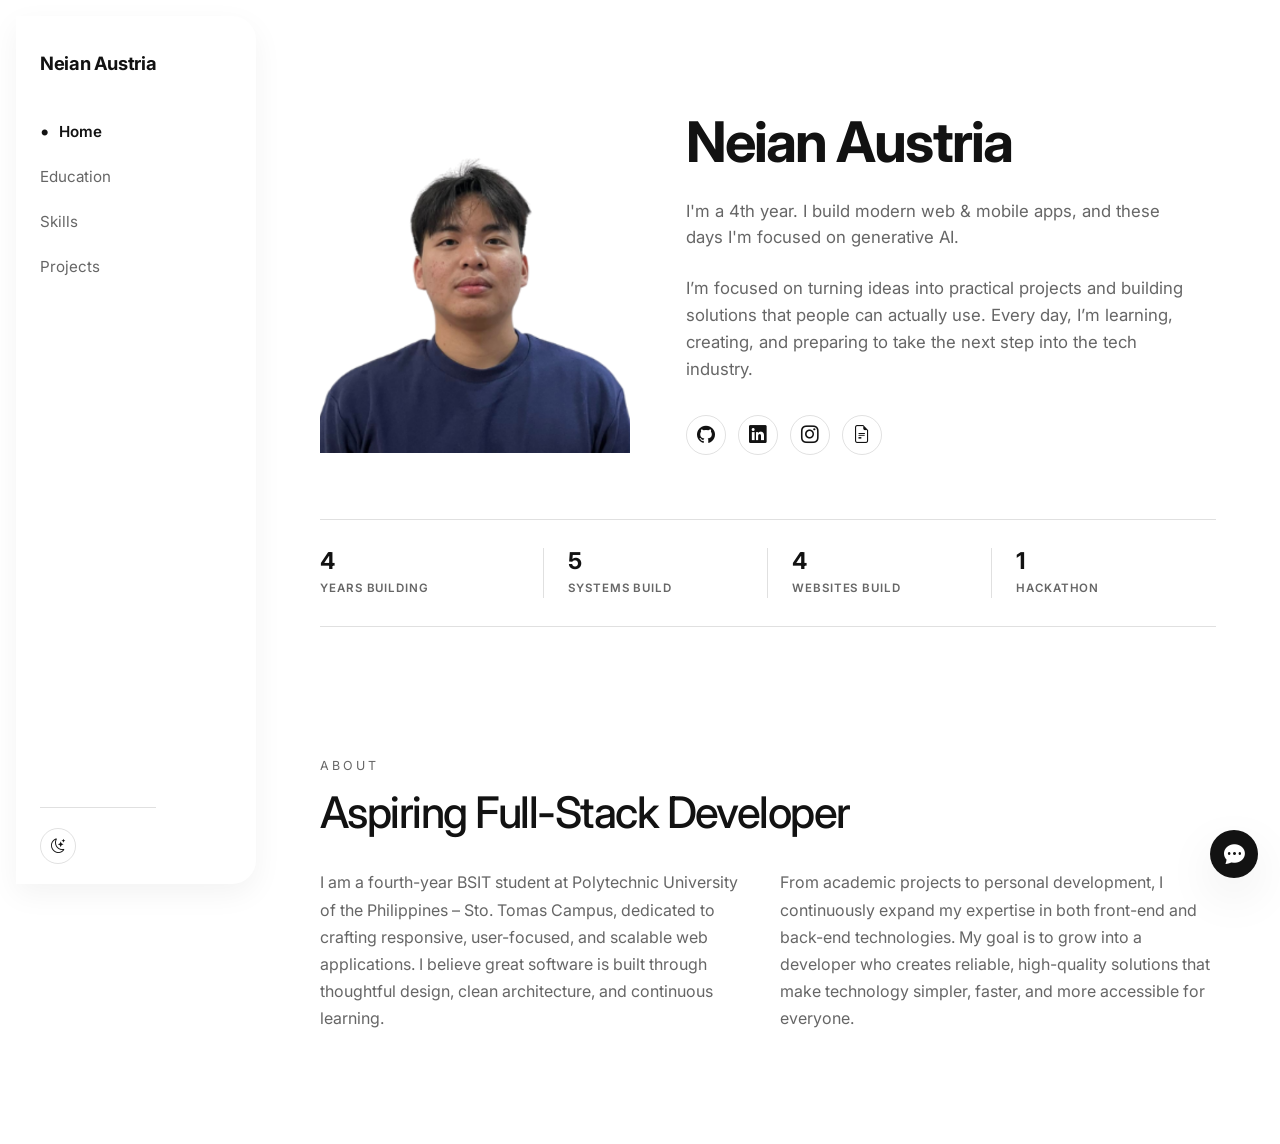
<file: index.html>
<!DOCTYPE html>
<html lang="en">

<head>
    <meta charset="UTF-8">
    <meta name="viewport" content="width=device-width, initial-scale=1.0">
    <meta name="description" content="Personal portfolio of Neian Austria - Aspiring Full-Stack Developer.">
    <meta name="theme-color" content="#050505">
    <title>Neian Austria | Home</title>

    <link rel="preconnect" href="https://fonts.googleapis.com">
    <link rel="preconnect" href="https://fonts.gstatic.com" crossorigin>
    <link href="https://fonts.googleapis.com/css2?family=Inter:wght@300;400;500;600;700;800&display=swap"
        rel="stylesheet">
    <link href="https://cdn.jsdelivr.net/npm/bootstrap@5.3.3/dist/css/bootstrap.min.css" rel="stylesheet">
    <link rel="stylesheet" href="https://cdn.jsdelivr.net/npm/bootstrap-icons@1.11.1/font/bootstrap-icons.css">
    <link rel="stylesheet" href="style.css">
    <link rel="stylesheet" href="chatbot/chatbot.css">
</head>

<body>
    <div class="page-shell">
        <custom-sidebar></custom-sidebar>

        <main id="main-content">
            <header class="topbar d-lg-none">
                <button class="menu-toggle" type="button" data-bs-toggle="offcanvas" data-bs-target="#mobileMenu"
                    aria-controls="mobileMenu" aria-label="Open navigation">
                    <i class="bi bi-list"></i>
                </button>
                <a class="brand d-none d-lg-block" href="index.html">
                    <span>Neian Austria</span>
                </a>
            </header>

            <section id="home" class="hero section-block fade-in">
                <div class="hero-main-container">
                    <div class="hero-image-wrapper">
                        <img src="assets/profile/neian_profile.png" alt="Neian Austria" class="hero-profile-img">
                    </div>

                    <div class="hero-copy">
                        <h1 class="hero-name">Neian Austria</h1>
                        <p class="hero-bio-lead">
                            I'm a 4th year. I build modern web & mobile apps, and these days I'm focused on generative
                            AI.
                        </p>
                        <p class="hero-bio-secondary">
                            I’m focused on turning ideas into practical projects and building solutions that people can
                            actually use. Every day, I’m learning, creating, and preparing to take the next step into
                            the tech industry.
                        </p>

                        <div class="hero-social-links">
                            <a href="https://github.com/njaustria" target="_blank" rel="noreferrer" aria-label="GitHub">
                                <i class="bi bi-github"></i>
                            </a>
                            <a href="https://www.linkedin.com/in/njaustria" target="_blank" rel="noreferrer"
                                aria-label="LinkedIn">
                                <i class="bi bi-linkedin"></i>
                            </a>
                            <a href="https://instagram.com" target="_blank" rel="noreferrer" aria-label="Instagram">
                                <i class="bi bi-instagram"></i>
                            </a>
                            <a href="assets/resume/neian_resume.pdf" target="_blank" rel="noreferrer"
                                aria-label="Resume">
                                <i class="bi bi-file-earmark-text"></i>
                            </a>
                        </div>
                    </div>
                </div>

                <div class="hero-stats-row">
                    <div class="hero-stat-card">
                        <div class="stat-number">4</div>
                        <div class="stat-label">YEARS BUILDING</div>
                    </div>
                    <div class="hero-stat-card">
                        <div class="stat-number">5</div>
                        <div class="stat-label">SYSTEMS BUILD</div>
                    </div>
                    <div class="hero-stat-card">
                        <div class="stat-number">4</div>
                        <div class="stat-label">WEBSITES BUILD</div>
                    </div>
                    <div class="hero-stat-card">
                        <div class="stat-number">1</div>
                        <div class="stat-label">HACKATHON</div>
                    </div>
                </div>
            </section>

            <section id="about" class="section-block fade-in">
                <div class="section-heading">
                    <p class="eyebrow">About</p>
                    <h2>Aspiring Full-Stack Developer</h2>
                </div>
                <div class="about-grid">
                    <p>I am a fourth-year BSIT student at Polytechnic University of the Philippines – Sto. Tomas Campus,
                        dedicated to crafting responsive, user-focused, and scalable web applications. I believe great
                        software is built through thoughtful design, clean architecture, and continuous learning.</p>
                    <p>From academic projects to personal development, I continuously expand my expertise in both
                        front-end and back-end technologies. My goal is to grow into a developer who creates reliable,
                        high-quality solutions that make technology simpler, faster, and more accessible for everyone.
                    </p>
                </div>
            </section>
        </main>
    </div>

    <div class="offcanvas offcanvas-start" tabindex="-1" id="mobileMenu" aria-labelledby="mobileMenuLabel">
        <div class="offcanvas-header">
            <h5 class="offcanvas-title" id="mobileMenuLabel">
                <a href="index.html" class="text-decoration-none text-reset">Neian Austria</a>
            </h5>
            <button type="button" class="btn-close text-reset" data-bs-dismiss="offcanvas" aria-label="Close"></button>
        </div>
        <div class="offcanvas-body">
            <nav class="mobile-nav" aria-label="Mobile navigation">
            </nav>
            <div class="offcanvas-actions">
                <button class="theme-toggle" type="button" aria-label="Toggle dark mode">
                    <i class="bi bi-moon-stars"></i>
                </button>
            </div>
        </div>
    </div>

    <div class="chat-widget">
        <button id="chatToggle" class="chat-toggle" aria-label="Toggle assistant">
            <i class="bi bi-chat-dots-fill"></i>
        </button>
        <div id="chatBox" class="chat-box hidden">
            <div class="chat-header">
                <div class="chat-header-title">
                    <i class="bi bi-robot"></i>
                    <span>NeiBot</span>
                </div>
                <button id="chatClose" class="chat-close" aria-label="Close chat">
                    <i class="bi bi-x-lg"></i>
                </button>
            </div>
            <div id="chatMessages" class="chat-messages">
                <div class="chat-msg bot">Hello! I'm NeiBot assistant. Ask me anything about Neian.</div>
            </div>
            <form id="chatForm" class="chat-input-area">
                <input type="text" id="chatInput" placeholder="Type a question..." required autocomplete="off" />
                <button type="submit" aria-label="Send message">
                    <i class="bi bi-send-fill"></i>
                </button>
            </form>
        </div>
    </div>

    <script src="https://cdn.jsdelivr.net/npm/bootstrap@5.3.3/dist/js/bootstrap.bundle.min.js"></script>
    <script src="script.js"></script>
    <script src="chatbot/chatbot.js"></script>
</body>

</html>
</file>
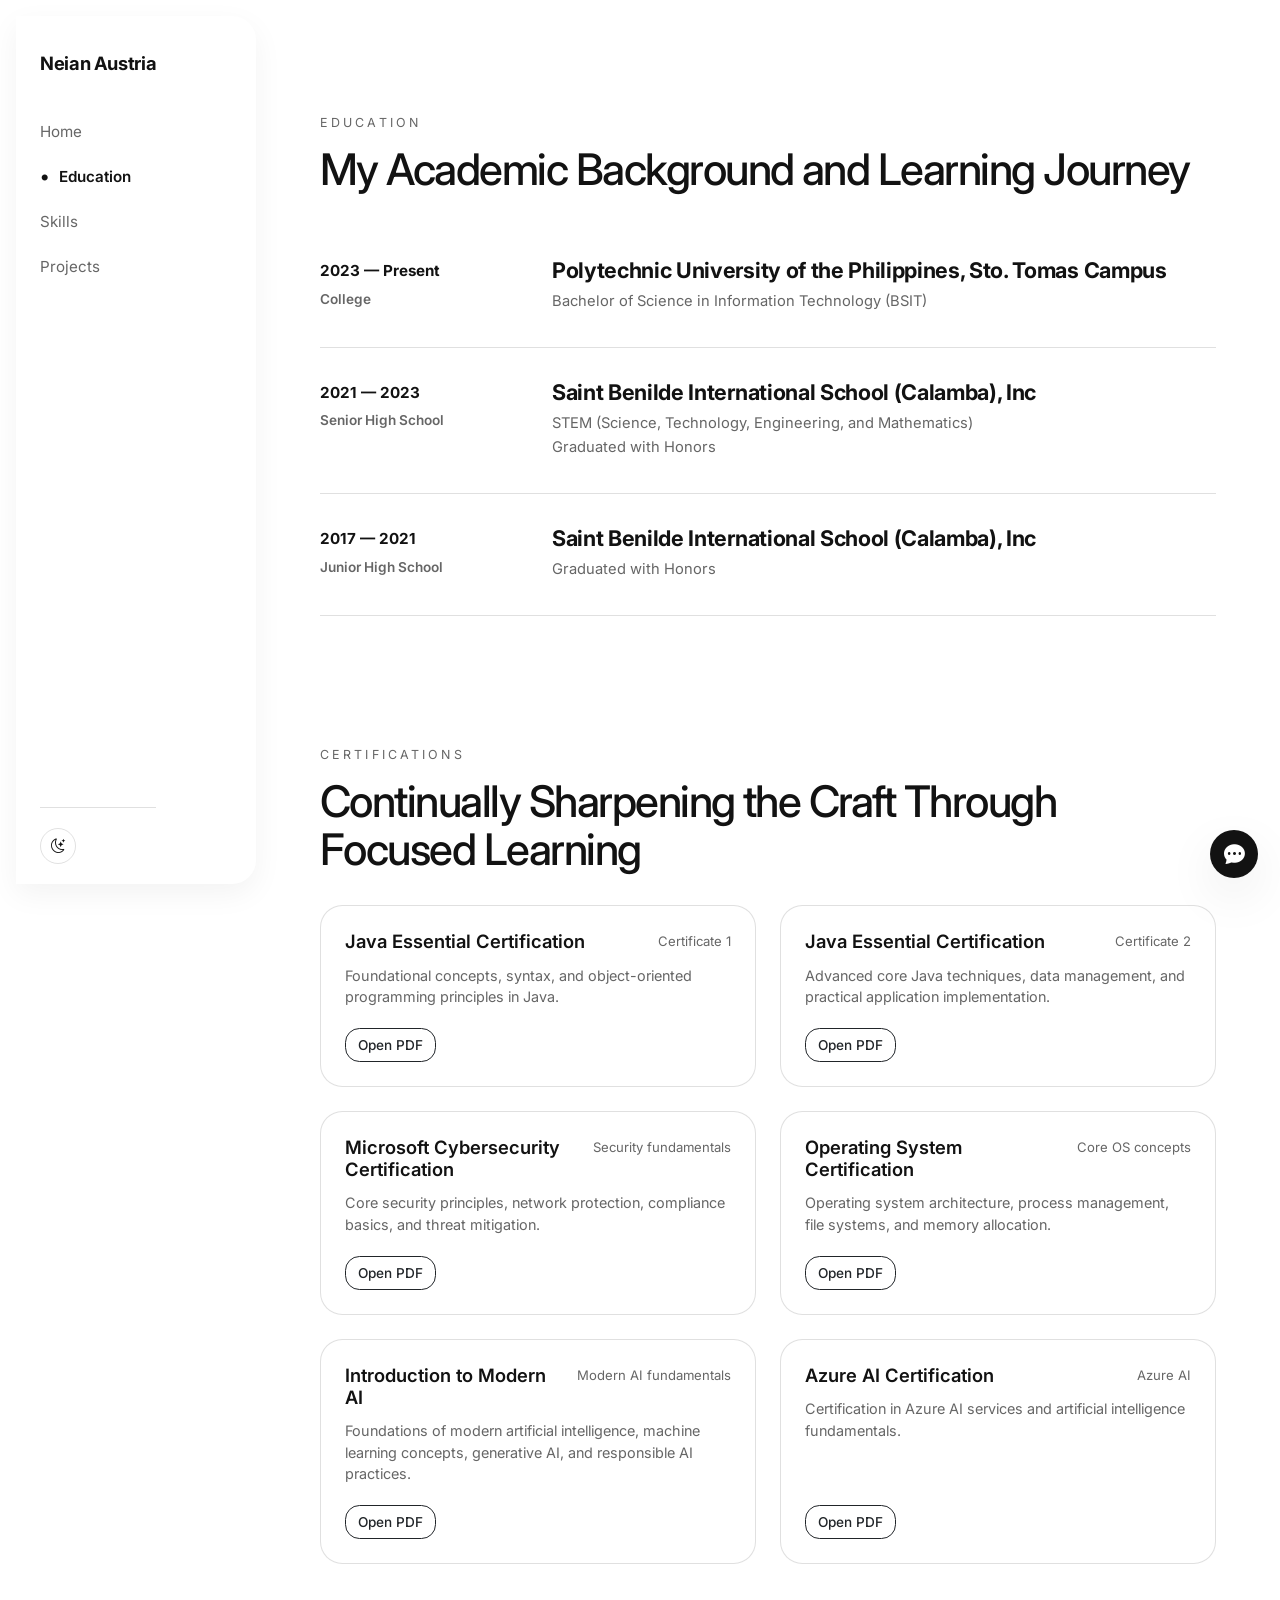
<file: pages/education.html>
<!DOCTYPE html>
<html lang="en">

<head>
    <meta charset="UTF-8">
    <meta name="viewport" content="width=device-width, initial-scale=1.0">
    <title>Education & Certifications | Neian Austria</title>

    <link rel="preconnect" href="https://fonts.googleapis.com">
    <link rel="preconnect" href="https://fonts.gstatic.com" crossorigin>
    <link href="https://fonts.googleapis.com/css2?family=Inter:wght@300;400;500;600;700;800&display=swap"
        rel="stylesheet">
    <link href="https://cdn.jsdelivr.net/npm/bootstrap@5.3.3/dist/css/bootstrap.min.css" rel="stylesheet">
    <link rel="stylesheet" href="https://cdn.jsdelivr.net/npm/bootstrap-icons@1.11.1/font/bootstrap-icons.css">
    <link rel="stylesheet" href="../style.css">
    <link rel="stylesheet" href="../chatbot/chatbot.css">
</head>

<body>
    <div class="page-shell">
        <custom-sidebar></custom-sidebar>

        <main id="main-content">
            <header class="topbar d-lg-none">
                <button class="menu-toggle" type="button" data-bs-toggle="offcanvas" data-bs-target="#mobileMenu"
                    aria-controls="mobileMenu" aria-label="Open navigation"><i class="bi bi-list"></i></button>
                <a class="brand d-none d-lg-block" href="../index.html"><span>Neian Austria</span></a>
            </header>


            <section class="section-block fade-in">
                <div class="section-heading">
                    <p class="eyebrow">Education</p>
                    <h2>My Academic Background and Learning Journey</h2>
                </div>
                <div class="timeline">
                    <article class="timeline-item">
                        <div class="timeline-year">
                            <span>2023 — Present</span>
                            <small>College</small>
                        </div>
                        <div class="timeline-content">
                            <h3>Polytechnic University of the Philippines, Sto. Tomas Campus</h3>
                            <p>Bachelor of Science in Information Technology (BSIT)</p>
                        </div>
                    </article>
                    <article class="timeline-item">
                        <div class="timeline-year">
                            <span>2021 — 2023</span>
                            <small>Senior High School</small>
                        </div>
                        <div class="timeline-content">
                            <h3>Saint Benilde International School (Calamba), Inc</h3>
                            <p>STEM (Science, Technology, Engineering, and Mathematics)</p>
                            <p>Graduated with Honors</p>
                        </div>
                    </article>
                    <article class="timeline-item">
                        <div class="timeline-year">
                            <span>2017 — 2021</span>
                            <small>Junior High School</small>
                        </div>
                        <div class="timeline-content">
                            <h3>Saint Benilde International School (Calamba), Inc</h3>
                            <p>Graduated with Honors</p>
                        </div>
                    </article>
                </div>
            </section>


            <section class="section-block fade-in">
                <div class="section-heading">
                    <p class="eyebrow">Certifications</p>
                    <h2>Continually Sharpening the Craft Through Focused Learning</h2>
                </div>
                <div class="cert-grid">
                    <div class="cert-card">
                        <div class="cert-header">
                            <h3>Java Essential Certification</h3>
                            <span class="cert-tag">Certificate 1</span>
                        </div>
                        <p class="cert-desc">Foundational concepts, syntax, and object-oriented programming principles
                            in Java.</p>
                        <a class="btn btn-outline-dark cert-btn" href="../assets/certificates/java_essential(1).pdf"
                            target="_blank" rel="noreferrer">Open PDF</a>
                    </div>

                    <div class="cert-card">
                        <div class="cert-header">
                            <h3>Java Essential Certification</h3>
                            <span class="cert-tag">Certificate 2</span>
                        </div>
                        <p class="cert-desc">Advanced core Java techniques, data management, and practical application
                            implementation.</p>
                        <a class="btn btn-outline-dark cert-btn" href="../assets/certificates/java_essential(2).pdf"
                            target="_blank" rel="noreferrer">Open PDF</a>
                    </div>

                    <div class="cert-card">
                        <div class="cert-header">
                            <h3>Microsoft Cybersecurity Certification</h3>
                            <span class="cert-tag">Security fundamentals</span>
                        </div>
                        <p class="cert-desc">Core security principles, network protection, compliance basics, and threat
                            mitigation.</p>
                        <a class="btn btn-outline-dark cert-btn"
                            href="../assets/certificates/microsoft_cybersecurity.pdf" target="_blank"
                            rel="noreferrer">Open PDF</a>
                    </div>

                    <div class="cert-card">
                        <div class="cert-header">
                            <h3>Operating System Certification</h3>
                            <span class="cert-tag">Core OS concepts</span>
                        </div>
                        <p class="cert-desc">Operating system architecture, process management, file systems, and memory
                            allocation.</p>
                        <a class="btn btn-outline-dark cert-btn" href="../assets/certificates/operating_system.pdf"
                            target="_blank" rel="noreferrer">Open PDF</a>
                    </div>

                    <div class="cert-card">
                        <div class="cert-header">
                            <h3>Introduction to Modern AI</h3>
                            <span class="cert-tag">Modern AI fundamentals</span>
                        </div>
                        <p class="cert-desc">Foundations of modern artificial intelligence, machine learning concepts,
                            generative AI, and responsible AI practices.</p>
                        <a class="btn btn-outline-dark cert-btn" href="../assets/certificates/intro_to_modernai.pdf"
                            target="_blank" rel="noreferrer">Open PDF</a>
                    </div>

                    <div class="cert-card">
                        <div class="cert-header">
                            <h3>Azure AI Certification</h3>
                            <span class="cert-tag">Azure AI</span>
                        </div>
                        <p class="cert-desc">Certification in Azure AI services and artificial intelligence
                            fundamentals.</p>
                        <a class="btn btn-outline-dark cert-btn" href="../assets/certificates/azure_ai.pdf"
                            target="_blank" rel="noreferrer">Open PDF</a>
                    </div>

                </div>
            </section>
        </main>
    </div>

    <div class="offcanvas offcanvas-start" tabindex="-1" id="mobileMenu" aria-labelledby="mobileMenuLabel">
        <div class="offcanvas-header">
            <h5 class="offcanvas-title" id="mobileMenuLabel">
                <a href="../index.html" class="text-decoration-none text-reset">Neian Austria</a>
            </h5>
            <button type="button" class="btn-close text-reset" data-bs-dismiss="offcanvas" aria-label="Close"></button>
        </div>
        <div class="offcanvas-body">
            <nav class="mobile-nav" aria-label="Mobile navigation">
            </nav>
            <div class="offcanvas-actions">
                <button class="theme-toggle" type="button" aria-label="Toggle dark mode">
                    <i class="bi bi-moon-stars"></i>
                </button>
            </div>
        </div>
    </div>

    <div class="chat-widget">
        <button id="chatToggle" class="chat-toggle" aria-label="Toggle assistant">
            <i class="bi bi-chat-dots-fill"></i>
        </button>
        <div id="chatBox" class="chat-box hidden">
            <div class="chat-header">
                <div class="chat-header-title">
                    <i class="bi bi-robot"></i>
                    <span>NeiBot</span>
                </div>
                <button id="chatClose" class="chat-close" aria-label="Close chat">
                    <i class="bi bi-x-lg"></i>
                </button>
            </div>
            <div id="chatMessages" class="chat-messages">
                <div class="chat-msg bot">Hello! I'm NeiBot assistant. Ask me anything about Neian.</div>
            </div>
            <form id="chatForm" class="chat-input-area">
                <input type="text" id="chatInput" placeholder="Type a question..." required autocomplete="off" />
                <button type="submit" aria-label="Send message">
                    <i class="bi bi-send-fill"></i>
                </button>
            </form>
        </div>
    </div>

    <script src="https://cdn.jsdelivr.net/npm/bootstrap@5.3.3/dist/js/bootstrap.bundle.min.js"></script>
    <script src="../script.js"></script>
    <script src="../chatbot/chatbot.js"></script>
</body>

</html>
</file>
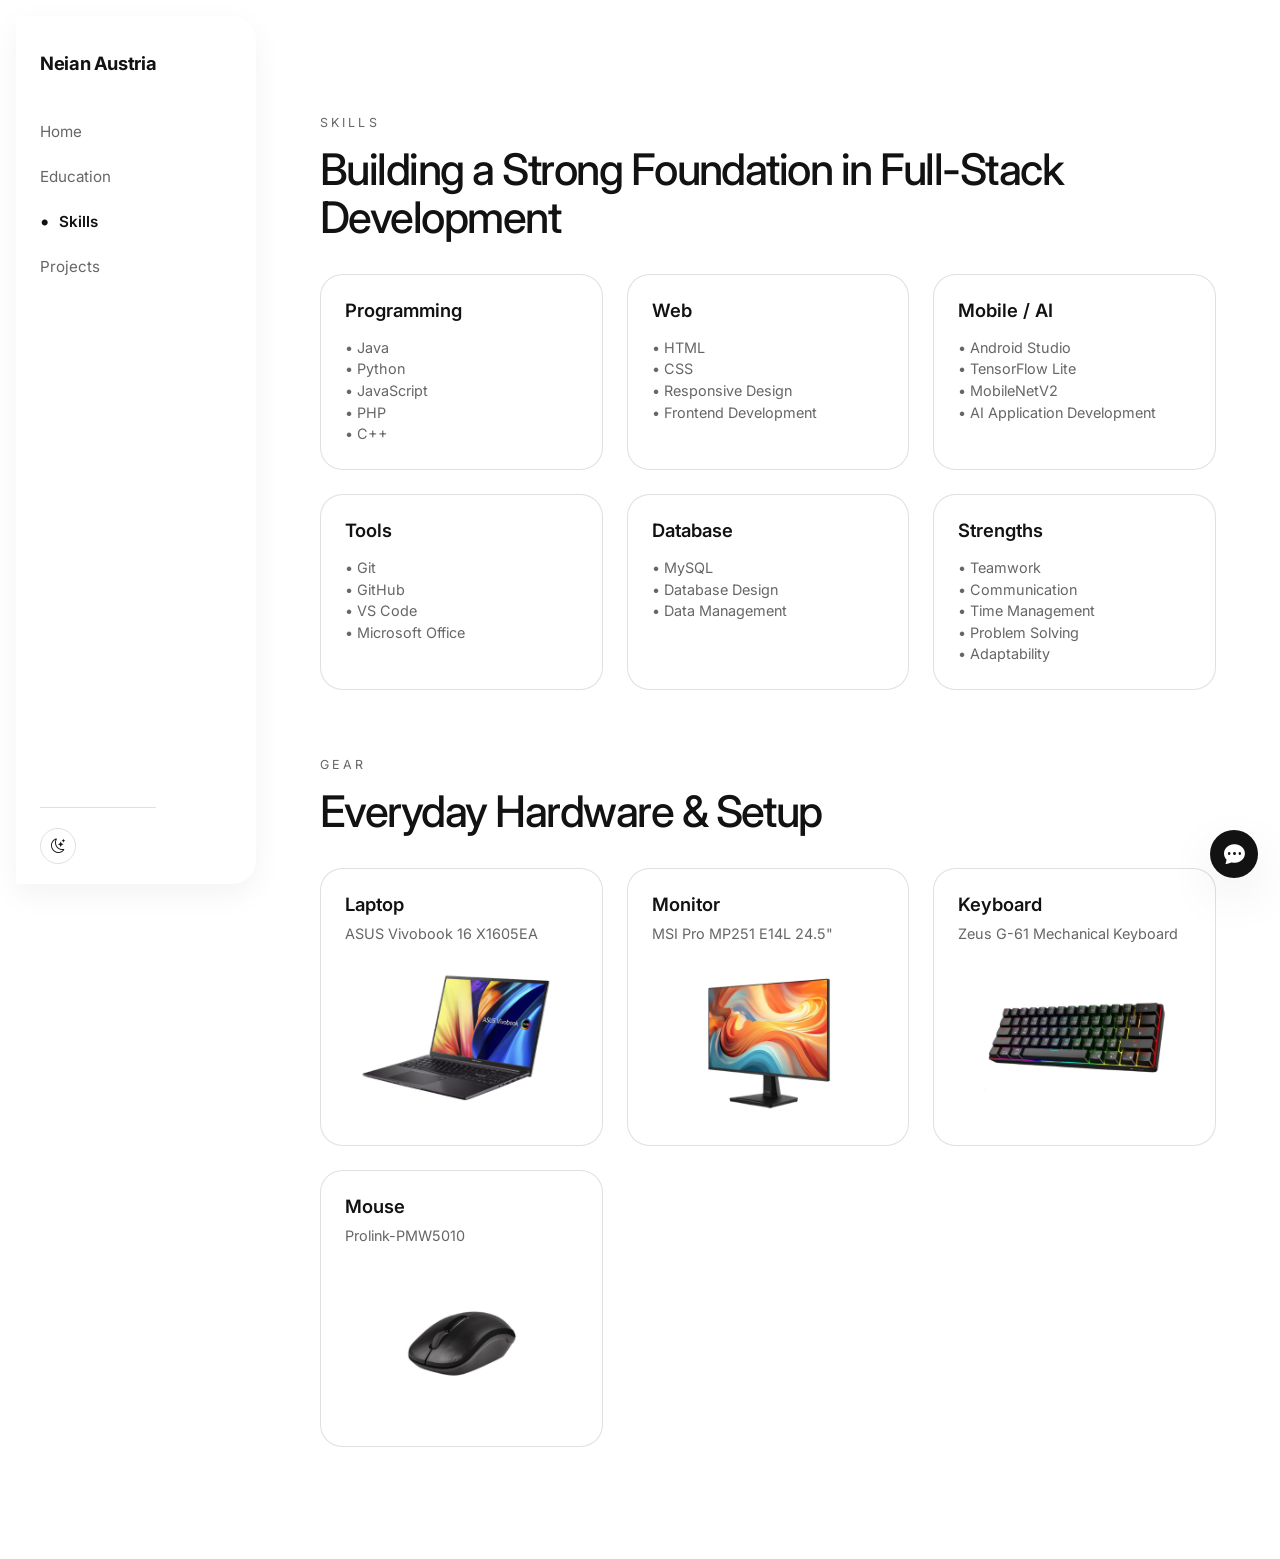
<file: pages/skills.html>
<!DOCTYPE html>
<html lang="en">

<head>
    <meta charset="UTF-8">
    <meta name="viewport" content="width=device-width, initial-scale=1.0">
    <title>Skills & Gear | Neian Austria</title>

    <link rel="preconnect" href="https://fonts.googleapis.com">
    <link rel="preconnect" href="https://fonts.gstatic.com" crossorigin>
    <link href="https://fonts.googleapis.com/css2?family=Inter:wght@300;400;500;600;700;800&display=swap"
        rel="stylesheet">
    <link href="https://cdn.jsdelivr.net/npm/bootstrap@5.3.3/dist/css/bootstrap.min.css" rel="stylesheet">
    <link rel="stylesheet" href="https://cdn.jsdelivr.net/npm/bootstrap-icons@1.11.1/font/bootstrap-icons.css">
    <link rel="stylesheet" href="../style.css">
    <link rel="stylesheet" href="../chatbot/chatbot.css">
</head>

<body>
    <div class="page-shell">
        <custom-sidebar></custom-sidebar>

        <main id="main-content">
            <header class="topbar d-lg-none">
                <button class="menu-toggle" type="button" data-bs-toggle="offcanvas" data-bs-target="#mobileMenu"
                    aria-controls="mobileMenu" aria-label="Open navigation"><i class="bi bi-list"></i></button>
                <a class="brand d-none d-lg-block" href="../index.html"><span>Neian Austria</span></a>
            </header>


            <section class="section-block fade-in">
                <div class="section-heading">
                    <p class="eyebrow">Skills</p>
                    <h2>Building a Strong Foundation in Full-Stack Development</h2>
                </div>
                <div class="project-grid">
                    <article class="project-card justify-content-start">
                        <div class="project-header mb-3">
                            <h3>Programming</h3>
                        </div>
                        <ul class="project-desc list-unstyled m-0 p-0">
                            <li>• Java</li>
                            <li>• Python</li>
                            <li>• JavaScript</li>
                            <li>• PHP</li>
                            <li>• C++</li>
                        </ul>
                    </article>

                    <article class="project-card justify-content-start">
                        <div class="project-header mb-3">
                            <h3>Web</h3>
                        </div>
                        <ul class="project-desc list-unstyled m-0 p-0">
                            <li>• HTML</li>
                            <li>• CSS</li>
                            <li>• Responsive Design</li>
                            <li>• Frontend Development</li>
                        </ul>
                    </article>

                    <article class="project-card justify-content-start">
                        <div class="project-header mb-3">
                            <h3>Mobile / AI</h3>
                        </div>
                        <ul class="project-desc list-unstyled m-0 p-0">
                            <li>• Android Studio</li>
                            <li>• TensorFlow Lite</li>
                            <li>• MobileNetV2</li>
                            <li>• AI Application Development</li>
                        </ul>
                    </article>

                    <article class="project-card justify-content-start">
                        <div class="project-header mb-3">
                            <h3>Tools</h3>
                        </div>
                        <ul class="project-desc list-unstyled m-0 p-0">
                            <li>• Git</li>
                            <li>• GitHub</li>
                            <li>• VS Code</li>
                            <li>• Microsoft Office</li>
                        </ul>
                    </article>

                    <article class="project-card justify-content-start">
                        <div class="project-header mb-3">
                            <h3>Database</h3>
                        </div>
                        <ul class="project-desc list-unstyled m-0 p-0">
                            <li>• MySQL</li>
                            <li>• Database Design</li>
                            <li>• Data Management</li>
                        </ul>
                    </article>

                    <article class="project-card justify-content-start">
                        <div class="project-header mb-3">
                            <h3>Strengths</h3>
                        </div>
                        <ul class="project-desc list-unstyled m-0 p-0">
                            <li>• Teamwork</li>
                            <li>• Communication</li>
                            <li>• Time Management</li>
                            <li>• Problem Solving</li>
                            <li>• Adaptability</li>
                        </ul>
                    </article>
                </div>
            </section>


            <section class="section-block fade-in pt-0">
                <div class="section-heading">
                    <p class="eyebrow">Gear</p>
                    <h2>Everyday Hardware & Setup</h2>
                </div>
                <div class="project-grid">
                    <article class="project-card justify-content-between">
                        <div>
                            <div class="project-header mb-2">
                                <h3>Laptop</h3>
                            </div>
                            <p class="project-desc mb-3">ASUS Vivobook 16 X1605EA</p>
                        </div>
                        <div class="project-image">
                            <img src="../assets/gear/laptop.png" alt="ASUS Vivobook 16" class="project-img">
                        </div>
                    </article>

                    <article class="project-card justify-content-between">
                        <div>
                            <div class="project-header mb-2">
                                <h3>Monitor</h3>
                            </div>
                            <p class="project-desc mb-3">MSI Pro MP251 E14L 24.5"</p>
                        </div>
                        <div class="project-image">
                            <img src="../assets/gear/monitor.png" alt="MSI Pro Monitor" class="project-img">
                        </div>
                    </article>

                    <article class="project-card justify-content-between">
                        <div>
                            <div class="project-header mb-2">
                                <h3>Keyboard</h3>
                            </div>
                            <p class="project-desc mb-3">Zeus G-61 Mechanical Keyboard</p>
                        </div>
                        <div class="project-image">
                            <img src="../assets/gear/keyboard.png" alt="G-61 Mechanical Keyboard" class="project-img">
                        </div>
                    </article>

                    <article class="project-card justify-content-between">
                        <div>
                            <div class="project-header mb-2">
                                <h3>Mouse</h3>
                            </div>
                            <p class="project-desc mb-3">Prolink-PMW5010</p>
                        </div>
                        <div class="project-image">
                            <img src="../assets/gear/mouse.png" alt="Prolink Mouse" class="project-img">
                        </div>
                    </article>
                </div>
            </section>
        </main>
    </div>

    <div class="offcanvas offcanvas-start" tabindex="-1" id="mobileMenu" aria-labelledby="mobileMenuLabel">
        <div class="offcanvas-header">
            <h5 class="offcanvas-title" id="mobileMenuLabel">
                <a href="../index.html" class="text-decoration-none text-reset">Neian Austria</a>
            </h5>
            <button type="button" class="btn-close text-reset" data-bs-dismiss="offcanvas" aria-label="Close"></button>
        </div>
        <div class="offcanvas-body">
            <nav class="mobile-nav" aria-label="Mobile navigation">
            </nav>
            <div class="offcanvas-actions">
                <button class="theme-toggle" type="button" aria-label="Toggle dark mode">
                    <i class="bi bi-moon-stars"></i>
                </button>
            </div>
        </div>
    </div>

    <div class="chat-widget">
        <button id="chatToggle" class="chat-toggle" aria-label="Toggle assistant">
            <i class="bi bi-chat-dots-fill"></i>
        </button>
        <div id="chatBox" class="chat-box hidden">
            <div class="chat-header">
                <div class="chat-header-title">
                    <i class="bi bi-robot"></i>
                    <span>NeiBot</span>
                </div>
                <button id="chatClose" class="chat-close" aria-label="Close chat">
                    <i class="bi bi-x-lg"></i>
                </button>
            </div>
            <div id="chatMessages" class="chat-messages">
                <div class="chat-msg bot">Hello! I'm NeiBot assistant. Ask me anything about Neian.</div>
            </div>
            <form id="chatForm" class="chat-input-area">
                <input type="text" id="chatInput" placeholder="Type a question..." required autocomplete="off" />
                <button type="submit" aria-label="Send message">
                    <i class="bi bi-send-fill"></i>
                </button>
            </form>
        </div>
    </div>

    <script src="https://cdn.jsdelivr.net/npm/bootstrap@5.3.3/dist/js/bootstrap.bundle.min.js"></script>
    <script src="../script.js"></script>
    <script src="../chatbot/chatbot.js"></script>
</body>

</html>
</file>
<file: style.css>
:root {
    --bg: #ffffff;
    --surface: #ffffff;
    --surface-strong: #f4f4f4;
    --text: #121212;
    --muted: #666666;
    --border: rgba(0, 0, 0, 0.12);
    --shadow: 0 18px 50px rgba(0, 0, 0, 0.08);
    --radius: 1.4rem;
    --transition: 250ms cubic-bezier(0.16, 1, 0.3, 1);
}

body {
    margin: 0;
    font-family: 'Inter', sans-serif;
    background: var(--bg);
    color: var(--text);
    line-height: 1.7;
    scroll-behavior: smooth;
    transition: background-color var(--transition), color var(--transition);
}

body.dark-mode {
    --bg: #060606;
    --surface: #121212;
    --surface-strong: #1b1b1b;
    --text: #f8f5ef;
    --muted: #b8b0a7;
    --border: rgba(248, 245, 239, 0.14);
    --shadow: 0 18px 50px rgba(0, 0, 0, 0.35);
}

img {
    max-width: 100%;
    height: auto;
    display: block;
}

a {
    color: inherit;
    text-decoration: none;
}

.page-shell {
    display: flex;
    min-height: 100vh;
}

.sidebar {
    width: 240px;
    height: calc(100vh - 2rem);
    position: sticky;
    top: 1rem;
    margin: 1rem 0 1rem 1rem;
    padding: 2rem 1.5rem 1.25rem;
    background: var(--surface);
    border: none;
    border-radius: 0 24px 24px 0;
    box-shadow: 0 10px 30px rgba(0, 0, 0, 0.05);
    z-index: 100;
}

body.dark-mode .sidebar {
    background: var(--surface);
    box-shadow: 0 10px 30px rgba(0, 0, 0, 0.4);
}

.sidebar-inner {
    height: 100%;
    display: flex;
    flex-direction: column;
}

.brand {
    display: inline-flex;
    align-items: center;
    gap: 0.75rem;
    font-weight: 700;
    letter-spacing: -0.02em;
    font-size: 1.15rem;
    color: var(--text);
    margin-bottom: 2.5rem;
}

.sidebar-nav {
    display: flex;
    flex-direction: column;
    gap: 1.2rem;
    font-size: 0.95rem;
}

.sidebar-nav a,
.mobile-nav a {
    transition: color var(--transition);
    position: relative;
    display: block;
    color: var(--muted);
}

.sidebar-nav a:hover,
.mobile-nav a:hover {
    color: var(--text);
}

.sidebar-nav a.active,
.mobile-nav a.active {
    color: var(--text);
    font-weight: 600;
    padding-left: 1.2rem;
}

.sidebar-nav a.active::before,
.mobile-nav a.active::before {
    content: '•';
    position: absolute;
    left: 0;
    top: 50%;
    transform: translateY(-50%);
    font-size: 1.2rem;
    line-height: 1;
    color: var(--text);
    background: none;
    width: auto;
    height: auto;
    border-radius: 0;
}

.sidebar-footer {
    margin-top: auto;
    padding-top: 1.25rem;
    border-top: 1px solid var(--border);
    display: flex;
    align-items: center;
    justify-content: space-between;
    gap: 0.5rem;
}

.theme-toggle,
.menu-toggle {
    border: 1px solid var(--border);
    background: transparent;
    color: var(--text);
    border-radius: 50%;
    width: 36px;
    height: 36px;
    display: inline-flex;
    align-items: center;
    justify-content: center;
    cursor: pointer;
    font-size: 0.9rem;
    transition: background var(--transition), border-color var(--transition);
}

.theme-toggle:hover,
.menu-toggle:hover {
    background: var(--surface-strong);
}

.social-links {
    display: flex;
    gap: 0.5rem;
}

.social-links a {
    width: 36px;
    height: 36px;
    border-radius: 50%;
    border: 1px solid var(--border);
    display: inline-flex;
    align-items: center;
    justify-content: center;
    font-size: 0.9rem;
    transition: background var(--transition);
}

.social-links a:hover {
    background: var(--surface-strong);
}


#main-content {
    flex: 1;
    padding: 3rem 4rem;
    max-width: 1100px;
    margin: 0 auto;
    display: flex;
    flex-direction: column;
    justify-content: center;
    min-height: 100vh;
}

.topbar {
    display: none;
    justify-content: space-between;
    align-items: center;
    padding: 0 0 1.2rem;
    width: 100%;
}

.section-block {
    padding: 4rem 0;
}

.hero {
    display: flex;
    flex-direction: column;
    gap: 4rem;
    padding-top: 4rem;
}

.hero-main-container {
    display: grid;
    grid-template-columns: 310px 1fr;
    gap: 3.5rem;
    align-items: start;
}

.hero-image-wrapper {
    width: 100%;
    aspect-ratio: 1 / 1.1;
    overflow: hidden;
}

.hero-profile-img {
    width: 100%;
    height: 100%;
    object-fit: cover;
    mix-blend-mode: multiply;
}

body.dark-mode .hero-profile-img {
    filter: grayscale(100%) contrast(120%);
}

.hero-copy {
    display: flex;
    flex-direction: column;
    justify-content: flex-start;
}

.hero-name {
    font-family: 'Inter', sans-serif;
    font-size: 3.5rem;
    font-weight: 700;
    line-height: 1.1;
    letter-spacing: -0.035em;
    margin-top: 0;
    margin-bottom: 1.5rem;
}

.hero-bio-lead,
.hero-bio-secondary {
    font-family: 'Inter', sans-serif;
    font-size: 1.05rem;
    color: var(--muted);
    line-height: 1.6;
    margin: 0 0 1.5rem;
    max-width: 500px;
}

.hero-social-links {
    display: flex;
    gap: 0.75rem;
    margin-top: 0.5rem;
}

.hero-social-links a {
    width: 40px;
    height: 40px;
    border-radius: 50%;
    border: 1px solid var(--border);
    display: inline-flex;
    align-items: center;
    justify-content: center;
    font-size: 1.1rem;
    color: var(--text);
    transition: background var(--transition), border-color var(--transition);
}

.hero-social-links a:hover {
    background: var(--surface-strong);
    color: var(--text);
}

.hero-stats-row {
    display: grid;
    grid-template-columns: repeat(4, 1fr);
    border-top: 1px solid var(--border);
    border-bottom: 1px solid var(--border);
    padding: 1.75rem 0;
}

.hero-stat-card {
    padding: 0 1.5rem;
    border-right: 1px solid var(--border);
    background: transparent;
    box-shadow: none;
    border-radius: 0;
}

.hero-stat-card:first-child {
    padding-left: 0;
}

.hero-stat-card:last-child {
    border-right: none;
    padding-right: 0;
}

.hero-stat-card .stat-number {
    font-family: 'Inter', sans-serif;
    font-size: 1.45rem;
    font-weight: 700;
    line-height: 1.2;
    margin-bottom: 0.2rem;
    color: var(--text);
}

.hero-stat-card .stat-label {
    font-family: 'Inter', sans-serif;
    font-size: 0.72rem;
    font-weight: 600;
    letter-spacing: 0.08em;
    color: var(--muted);
    text-transform: uppercase;
}


.eyebrow {
    text-transform: uppercase;
    letter-spacing: 0.25em;
    font-size: 0.78rem;
    color: var(--muted);
    margin-bottom: 0.8rem;
}

.section-heading h2 {
    font-size: clamp(2rem, 3.4vw, 3.3rem);
    line-height: 1.1;
    letter-spacing: -0.035em;
    margin: 0 0 2rem;
}

.about-grid {
    display: grid;
    grid-template-columns: repeat(2, 1fr);
    gap: 1.5rem;
}

.about-grid p {
    color: var(--muted);
    margin: 0;
    line-height: 1.7;
}


.timeline {
    display: flex;
    flex-direction: column;
}

.timeline-item {
    display: grid;
    grid-template-columns: 200px 1fr;
    gap: 2rem;
    padding: 2rem 0;
    border-bottom: 1px solid var(--border);
}

.timeline-year span {
    display: block;
    font-weight: 700;
    font-size: 0.95rem;
    color: var(--text);
    margin-bottom: 0.25rem;
}

.timeline-year small {
    display: block;
    font-weight: 600;
    font-size: 0.85rem;
    color: var(--muted);
}

.timeline-content h3 {
    font-size: 1.35rem;
    font-weight: 700;
    letter-spacing: -0.015em;
    margin: 0 0 0.4rem;
    color: var(--text);
}

.timeline-content p {
    font-size: 0.92rem;
    color: var(--muted);
    margin: 0 0 0.15rem;
    line-height: 1.5;
}


.project-grid {
    display: grid;
    grid-template-columns: repeat(3, 1fr);
    gap: 1.5rem;
}

.project-card {
    display: flex;
    flex-direction: column;
    justify-content: space-between;
    padding: 1.5rem;
    background: var(--surface);
    border: 1px solid var(--border);
    border-radius: var(--radius);
    transition: transform var(--transition), box-shadow var(--transition);
}

.project-card:hover {
    transform: translateY(-4px);
    box-shadow: var(--shadow);
}

.project-header {
    display: flex;
    justify-content: space-between;
    align-items: center;
    margin-bottom: 0.75rem;
}

.project-header h3 {
    font-size: 1.15rem;
    font-weight: 600;
    margin: 0;
}

.project-tech {
    font-size: 0.82rem;
    color: var(--muted);
    margin-bottom: 0.5rem;
}

.project-desc {
    font-size: 0.9rem;
    color: var(--muted);
    line-height: 1.5;
    margin-bottom: 1.25rem;
}

.project-image {
    width: 100%;
    border-radius: calc(var(--radius) - 0.5rem);
    overflow: hidden;
    margin-top: auto;
}

.project-img {
    width: 100%;
    height: 160px;
    object-fit: cover;
}


.cert-grid {
    display: grid;
    grid-template-columns: repeat(2, 1fr);
    gap: 1.5rem;
}

.cert-card {
    display: flex;
    flex-direction: column;
    justify-content: space-between;
    padding: 1.5rem;
    background: var(--surface);
    border: 1px solid var(--border);
    border-radius: var(--radius);
    transition: transform var(--transition), box-shadow var(--transition);
}

.cert-card:hover {
    transform: translateY(-4px);
    box-shadow: var(--shadow);
}

.cert-header {
    display: flex;
    justify-content: space-between;
    align-items: flex-start;
    gap: 0.75rem;
    margin-bottom: 0.75rem;
}

.cert-header h3 {
    font-size: 1.15rem;
    font-weight: 600;
    margin: 0;
}

.cert-tag {
    font-size: 0.82rem;
    color: var(--muted);
    white-space: nowrap;
}

.cert-desc {
    font-size: 0.9rem;
    color: var(--muted);
    line-height: 1.5;
    margin-bottom: 1.25rem;
}

.cert-btn {
    align-self: flex-start;
    margin-top: auto;
    border-radius: calc(var(--radius) - 0.5rem);
    font-size: 0.85rem;
    font-weight: 500;
}

body.dark-mode .cert-btn {
    color: var(--text);
    border-color: var(--border);
}

body.dark-mode .cert-btn:hover {
    background: var(--surface-strong);
    color: var(--text);
}


.progress-indicator {
    position: fixed;
    top: 0;
    left: 0;
    height: 3px;
    width: 0;
    z-index: 1200;
    background: linear-gradient(90deg, var(--text), var(--muted));
    transition: width 100ms ease-out;
}

.reveal,
.fade-in {
    opacity: 0;
    transform: translateY(28px);
    transition: opacity 700ms cubic-bezier(0.16, 1, 0.3, 1), transform 700ms cubic-bezier(0.16, 1, 0.3, 1);
}

.reveal.is-visible,
.fade-in.is-visible,
.fade-in {
    opacity: 1;
    transform: translateY(0);
}


.offcanvas,
.offcanvas.offcanvas-start,
.offcanvas.offcanvas-end {
    max-width: 250px !important;
    width: 70% !important;
    background: var(--surface);
    color: var(--text);
}

.offcanvas-header {
    padding: 1rem 1.25rem 0.5rem !important;
}

.offcanvas-header .offcanvas-title {
    font-size: 1.05rem;
    font-weight: 700;
}

.offcanvas-body {
    padding: 0.75rem 1.25rem 1.25rem !important;
    display: flex;
    flex-direction: column;
    justify-content: space-between;
}

.mobile-nav {
    display: flex;
    flex-direction: column;
    gap: 0.8rem;
    font-size: 0.9rem;
}

.mobile-nav a {
    padding: 0.2rem 0;
    color: var(--muted);
}

.mobile-nav a.active {
    color: var(--text);
}

.offcanvas .offcanvas-actions {
    display: flex;
    align-items: center;
    justify-content: space-between;
    margin-top: 1.5rem;
    padding-top: 1rem;
    border-top: 1px solid var(--border);
}

.offcanvas .social-links a {
    width: 32px;
    height: 32px;
    font-size: 0.85rem;
    display: inline-flex;
    align-items: center;
    justify-content: center;
    border-radius: 50%;
    border: 1px solid var(--border);
}

.offcanvas .theme-toggle {
    width: 34px;
    height: 34px;
    font-size: 0.85rem;
}


@media (max-width: 991px) {
    .page-shell {
        display: block;
    }

    #main-content {
        padding: 1.5rem 1.25rem;
        min-height: auto;
    }

    .topbar {
        display: flex;
        justify-content: space-between;
        align-items: center;
    }

    .hero-main-container {
        grid-template-columns: 1fr;
        gap: 2rem;
    }

    .hero-image-wrapper {
        max-width: 260px;
        margin-inline: auto;
    }

    .about-grid {
        grid-template-columns: 1fr;
    }

    .project-grid {
        grid-template-columns: repeat(2, 1fr);
    }

    .hero-stats-row {
        grid-template-columns: repeat(2, 1fr);
        gap: 1.5rem 0;
    }

    .hero-stat-card {
        padding: 0 1.25rem;
        border-right: 1px solid var(--border);
    }

    .hero-stat-card:nth-child(odd) {
        padding-left: 0;
    }

    .hero-stat-card:nth-child(even) {
        border-right: none;
        padding-right: 0;
    }
}

@media (max-width: 767px) {
    .section-block {
        padding: 2rem 0;
    }

    .hero {
        padding-top: 2.5rem;
    }

    .timeline-item {
        grid-template-columns: 1fr;
        gap: 0.5rem;
        padding: 1.5rem 0;
    }

    .cert-grid {
        grid-template-columns: 1fr;
    }

    .topbar {
        display: flex;
        justify-content: space-between;
        align-items: center;
        padding: 0.4rem 0.75rem;
        position: sticky;
        top: 0;
        z-index: 1040;
        background: rgba(255, 255, 255, 0.96);
        backdrop-filter: blur(18px);
    }

    body.dark-mode .topbar {
        background: rgba(6, 6, 6, 0.96);
    }

    .topbar .brand {
        font-size: 0.9rem;
    }

    .topbar .menu-toggle,
    .topbar .theme-toggle {
        width: 32px;
        height: 32px;
        font-size: 0.85rem;
    }

    .hero-name {
        font-size: 2.5rem;
    }

    .chat-widget,
    .chatbot-container,
    .chat-trigger,
    .chat-btn,
    [class*="chat-"] {
        left: auto !important;
        right: 1rem !important;
        bottom: 1rem !important;
    }
}

@media (max-width: 576px) {
    .project-grid {
        grid-template-columns: 1fr;
    }
}
</file>
<file: chatbot/chatbot.css>
.chat-widget {
    position: fixed;
    bottom: 1.35rem;
    right: 1.35rem;
    z-index: 1150;
}

.chat-toggle {
    width: 48px;
    height: 48px;
    border-radius: 50%;
    background: var(--text);
    color: var(--surface);
    border: none;
    display: flex;
    align-items: center;
    justify-content: center;
    font-size: 1.3rem;
    cursor: pointer;
    box-shadow: var(--shadow);
    transition: transform var(--transition);
}

.chat-toggle:hover {
    transform: scale(1.05);
}

.chat-box {
    position: absolute;
    bottom: 60px;
    right: 0;
    width: 330px;
    height: 430px;
    background: var(--surface);
    border: 1px solid var(--border);
    border-radius: var(--radius);
    box-shadow: var(--shadow);
    display: flex;
    flex-direction: column;
    overflow: hidden;
    transition: opacity var(--transition), transform var(--transition);
    opacity: 1;
    transform: translateY(0);
}

.chat-box.hidden {
    opacity: 0;
    pointer-events: none;
    transform: translateY(15px);
}

.chat-header {
    background: var(--surface-strong);
    padding: 0.8rem 1rem;
    display: flex;
    align-items: center;
    justify-content: space-between;
    border-bottom: 1px solid var(--border);
}

.chat-header-title {
    display: flex;
    align-items: center;
    gap: 0.5rem;
    font-weight: 600;
    font-size: 0.95rem;
}

.chat-close {
    background: none;
    border: none;
    color: var(--text);
    cursor: pointer;
    font-size: 0.9rem;
    opacity: 0.7;
}

.chat-close:hover {
    opacity: 1;
}

.chat-messages {
    flex: 1;
    padding: 1rem;
    overflow-y: auto;
    display: flex;
    flex-direction: column;
    gap: 0.75rem;
    font-size: 0.88rem;
}

.chat-msg {
    max-width: 85%;
    padding: 0.6rem 0.9rem;
    border-radius: 1rem;
    line-height: 1.45;
    word-wrap: break-word;
}

.chat-msg.bot {
    background: var(--surface-strong);
    color: var(--text);
    align-self: flex-start;
    border-bottom-left-radius: 0.2rem;
}

.chat-msg.user {
    background: var(--text);
    color: var(--surface);
    align-self: flex-end;
    border-bottom-right-radius: 0.2rem;
}

.chat-input-area {
    display: flex;
    padding: 0.6rem;
    border-top: 1px solid var(--border);
    gap: 0.4rem;
}

.chat-input-area input {
    flex: 1;
    background: var(--bg);
    border: 1px solid var(--border);
    color: var(--text);
    padding: 0.5rem 0.8rem;
    border-radius: 999px;
    font-size: 0.85rem;
    outline: none;
}

.chat-input-area button {
    background: var(--text);
    color: var(--surface);
    border: none;
    width: 34px;
    height: 34px;
    border-radius: 50%;
    display: flex;
    align-items: center;
    justify-content: center;
    cursor: pointer;
    font-size: 0.8rem;
}

@media (max-width: 767px) {
    .chat-widget {
        bottom: 1rem;
        right: 1rem;
    }

    .chat-toggle {
        width: 40px;
        height: 40px;
        font-size: 1.1rem;
    }

    .chat-box {
        width: min(280px, calc(100vw - 2rem));
        height: 350px;
        bottom: 50px;
    }

    .chat-header {
        padding: 0.5rem 0.75rem;
    }

    .chat-header-title {
        font-size: 0.85rem;
    }

    .chat-messages {
        padding: 0.75rem;
        gap: 0.5rem;
        font-size: 0.8rem;
    }

    .chat-msg {
        padding: 0.45rem 0.75rem;
    }

    .chat-input-area {
        padding: 0.45rem;
    }

    .chat-input-area input {
        padding: 0.4rem 0.7rem;
        font-size: 0.8rem;
    }

    .chat-input-area button {
        width: 30px;
        height: 30px;
        font-size: 0.75rem;
    }
}
</file>
